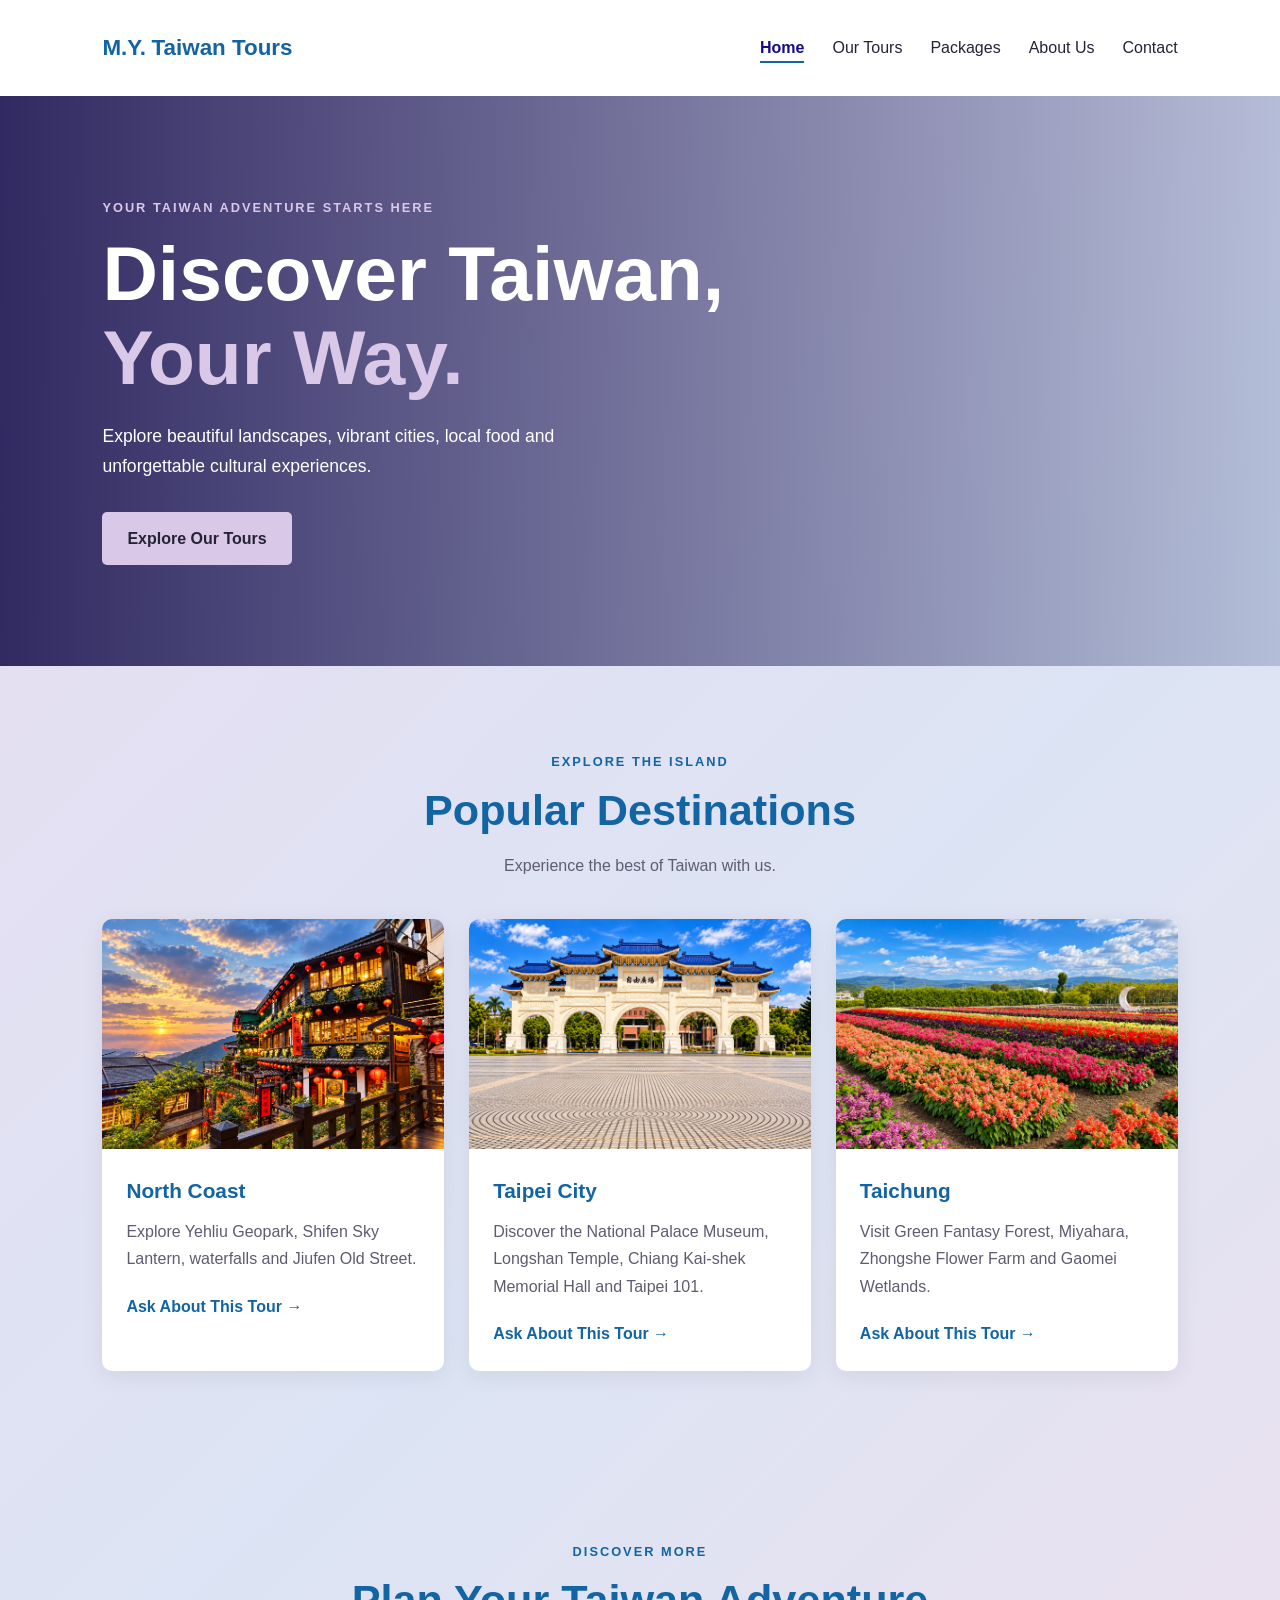
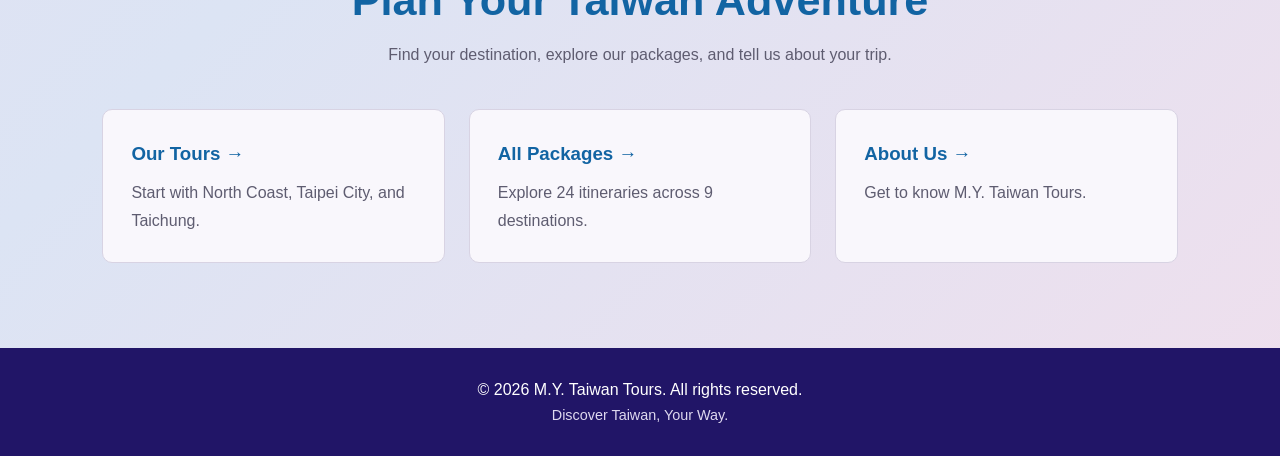
<file: index.html>
<!DOCTYPE html>
<html lang="en">
<head>
  <meta charset="UTF-8">
  <meta name="viewport" content="width=device-width, initial-scale=1.0">
  <title>Discover Taiwan | M.Y. Taiwan Tours</title>
  <meta name="description" content="Discover Taiwan with M.Y. Taiwan Tours. Explore Taipei, Jiufen, Sun Moon Lake and more.">
  <link rel="stylesheet" href="style.css">
  <script src="script.js" defer></script>
</head>
<body>

  <header>
    <nav class="navbar">
      <a href="index.html" class="logo" aria-label="M.Y. Taiwan Tours home"><span class="brand-monogram">M.Y.</span><span class="brand-name">Taiwan Tours</span></a>

      <button class="menu-toggle" id="menuToggle"
        aria-label="Toggle navigation" aria-expanded="false">
        ☰
      </button>

      <ul class="nav-links" id="navLinks">
        <li><a href="index.html" aria-current="page">Home</a></li>
        <li><a href="tours.html">Our Tours</a></li>
        <li><a href="packages.html">Packages</a></li>
        <li><a href="about.html">About Us</a></li>
        <li><a href="contact.html">Contact</a></li>
      </ul>
    </nav>
  </header>

  <main>
<section class="hero" id="home">
      <div class="hero-content">
        <p class="eyebrow">YOUR TAIWAN ADVENTURE STARTS HERE</p>
        <h1>Discover Taiwan,<br><span>Your Way.</span></h1>
        <p>
          Explore beautiful landscapes, vibrant cities,
          local food and unforgettable cultural experiences.
        </p>
        <a href="tours.html" class="btn">Explore Our Tours</a>
      </div>
    </section><section class="section" id="tours">
      <div class="section-heading">
        <p class="eyebrow">EXPLORE THE ISLAND</p>
        <h2>Popular Destinations</h2>
        <p>Experience the best of Taiwan with us.</p>
      </div>

      <div class="tour-grid">
        <article class="tour-card">
          <img
            src="assets/north-coast.png"
            alt="Lantern-lit teahouses in Jiufen at sunset"
            loading="lazy">
          <div class="tour-info">
            <h3>North Coast</h3>
            <p>Explore Yehliu Geopark, Shifen Sky Lantern, waterfalls and Jiufen Old Street.</p>
            <a href="contact.html?tour=North%20Coast" class="tour-link" data-tour="North Coast">Ask About This Tour →</a>
          </div>
        </article>

        <article class="tour-card">
          <img
            src="assets/taipei-city.png"
            alt="Liberty Square gate in Taipei under a blue sky"
            loading="lazy">
          <div class="tour-info">
            <h3>Taipei City</h3>
            <p>Discover the National Palace Museum, Longshan Temple, Chiang Kai-shek Memorial Hall and Taipei 101.</p>
            <a href="contact.html?tour=Taipei%20City" class="tour-link" data-tour="Taipei City">Ask About This Tour →</a>
          </div>
        </article>

        <article class="tour-card">
          <img
            src="assets/taichung.png"
            alt="Colorful flower fields in Taichung"
            loading="lazy">
          <div class="tour-info">
            <h3>Taichung</h3>
            <p>Visit Green Fantasy Forest, Miyahara, Zhongshe Flower Farm and Gaomei Wetlands.</p>
            <a href="contact.html?tour=Taichung" class="tour-link" data-tour="Taichung">Ask About This Tour →</a>
          </div>
        </article>
      </div>
    </section>
<section class="section home-overview"><div class="section-heading"><p class="eyebrow">DISCOVER MORE</p><h2>Plan Your Taiwan Adventure</h2><p>Find your destination, explore our packages, and tell us about your trip.</p></div><div class="home-links"><a href="tours.html"><h3>Our Tours →</h3><p>Start with North Coast, Taipei City, and Taichung.</p></a><a href="packages.html"><h3>All Packages →</h3><p>Explore 24 itineraries across 9 destinations.</p></a><a href="about.html"><h3>About Us →</h3><p>Get to know M.Y. Taiwan Tours.</p></a></div></section>
  </main>

  <footer>
    <p>© <span id="year"></span> M.Y. Taiwan Tours. All rights reserved.</p>
    <p>Discover Taiwan, Your Way.</p>
  </footer>

</body>
</html>
</file>
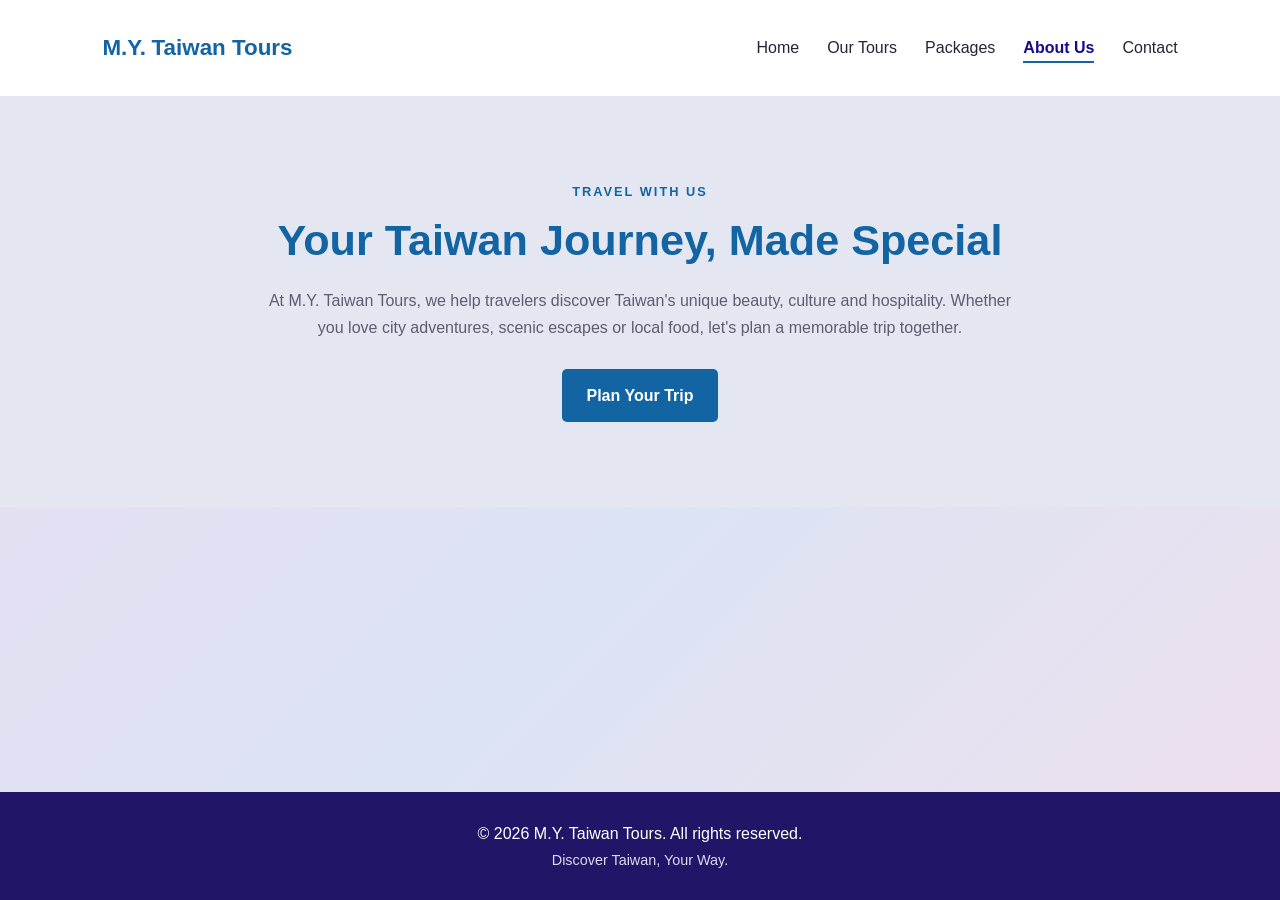
<file: about.html>
<!DOCTYPE html>
<html lang="en">
<head>
  <meta charset="UTF-8">
  <meta name="viewport" content="width=device-width, initial-scale=1.0">
  <title>About Us | M.Y. Taiwan Tours</title>
  <meta name="description" content="Discover Taiwan with M.Y. Taiwan Tours. Explore Taipei, Jiufen, Sun Moon Lake and more.">
  <link rel="stylesheet" href="style.css">
  <script src="script.js" defer></script>
</head>
<body>

  <header>
    <nav class="navbar">
      <a href="index.html" class="logo" aria-label="M.Y. Taiwan Tours home"><span class="brand-monogram">M.Y.</span><span class="brand-name">Taiwan Tours</span></a>

      <button class="menu-toggle" id="menuToggle"
        aria-label="Toggle navigation" aria-expanded="false">
        ☰
      </button>

      <ul class="nav-links" id="navLinks">
        <li><a href="index.html">Home</a></li>
        <li><a href="tours.html">Our Tours</a></li>
        <li><a href="packages.html">Packages</a></li>
        <li><a href="about.html" aria-current="page">About Us</a></li>
        <li><a href="contact.html">Contact</a></li>
      </ul>
    </nav>
  </header>

  <main>
<section class="about" id="about">
      <div class="about-content">
        <p class="eyebrow">TRAVEL WITH US</p>
        <h2>Your Taiwan Journey, Made Special</h2>
        <p>
          At M.Y. Taiwan Tours, we help travelers discover
          Taiwan's unique beauty, culture and hospitality.
          Whether you love city adventures, scenic escapes
          or local food, let's plan a memorable trip together.
        </p>
        <a href="contact.html" class="btn">Plan Your Trip</a>
      </div>
    </section>
  </main>

  <footer>
    <p>© <span id="year"></span> M.Y. Taiwan Tours. All rights reserved.</p>
    <p>Discover Taiwan, Your Way.</p>
  </footer>

</body>
</html>
</file>
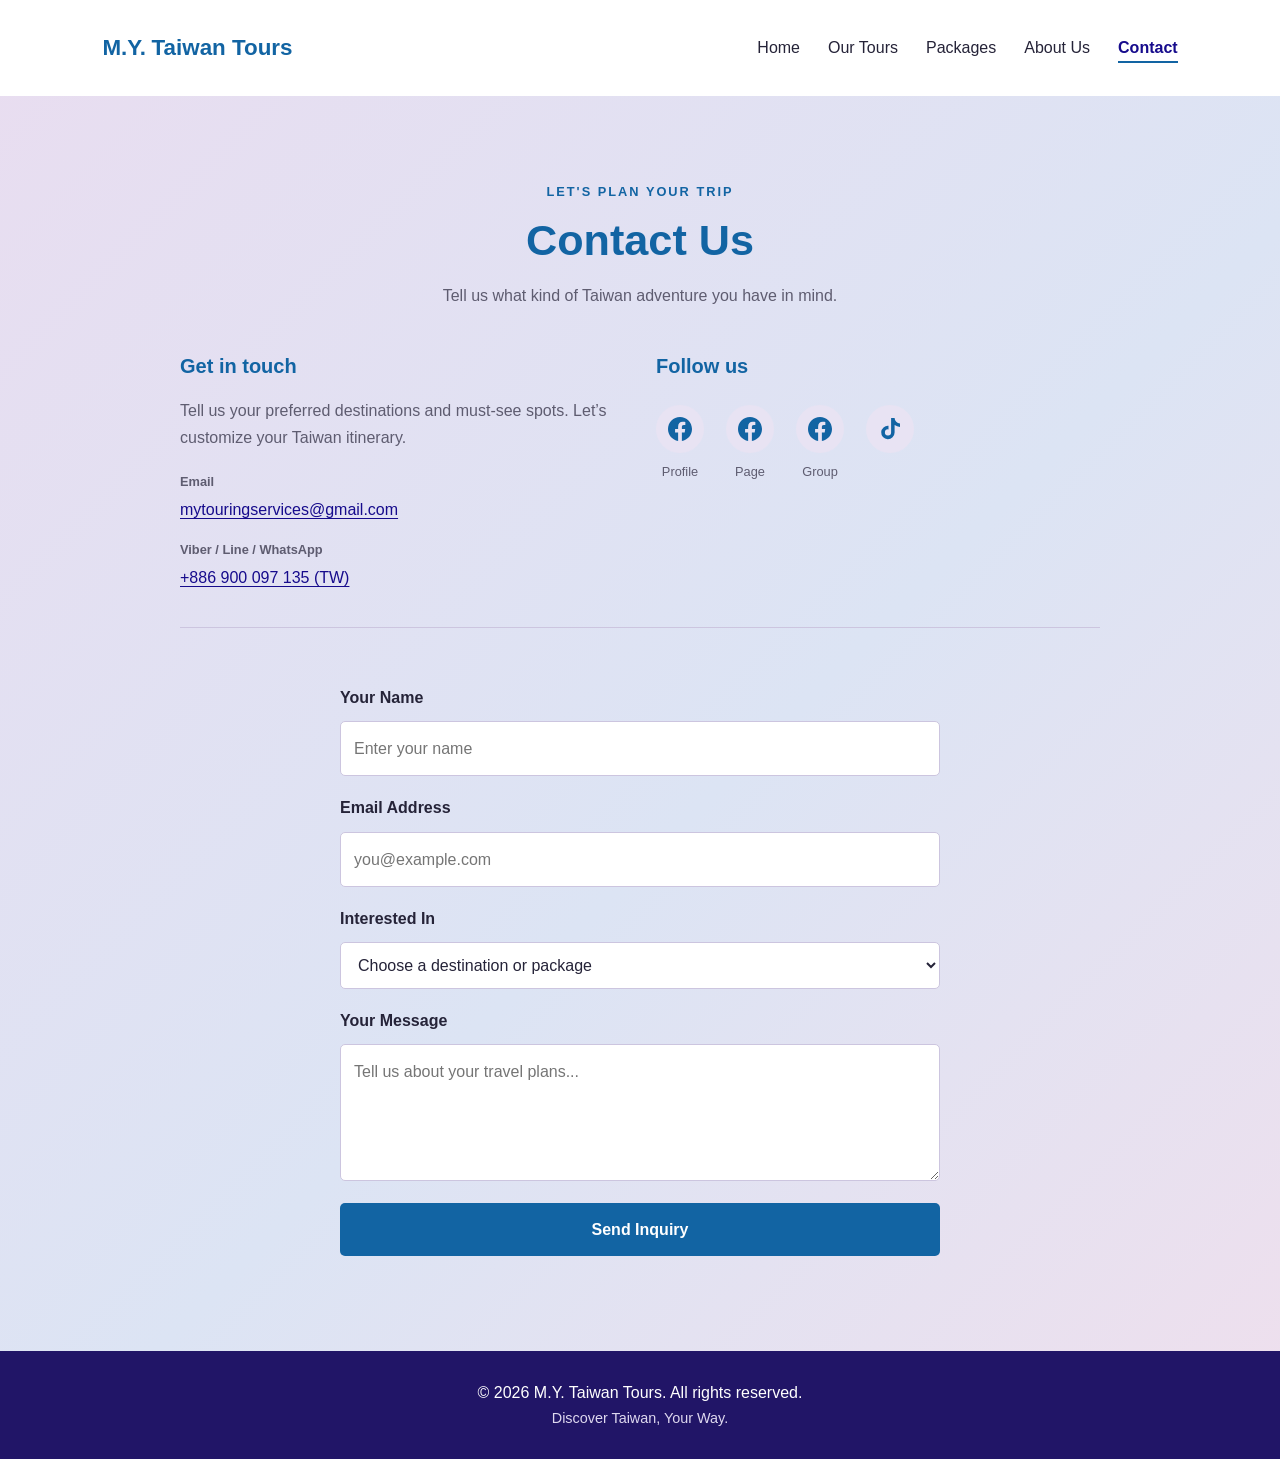
<file: contact.html>
<!DOCTYPE html>
<html lang="en">
<head>
  <meta charset="UTF-8">
  <meta name="viewport" content="width=device-width, initial-scale=1.0">
  <title>Contact Us | M.Y. Taiwan Tours</title>
  <meta name="description" content="Discover Taiwan with M.Y. Taiwan Tours. Explore Taipei, Jiufen, Sun Moon Lake and more.">
  <link rel="stylesheet" href="style.css">
  <script src="script.js" defer></script>
</head>
<body>

  <header>
    <nav class="navbar">
      <a href="index.html" class="logo" aria-label="M.Y. Taiwan Tours home"><span class="brand-monogram">M.Y.</span><span class="brand-name">Taiwan Tours</span></a>

      <button class="menu-toggle" id="menuToggle"
        aria-label="Toggle navigation" aria-expanded="false">
        ☰
      </button>

      <ul class="nav-links" id="navLinks">
        <li><a href="index.html">Home</a></li>
        <li><a href="tours.html">Our Tours</a></li>
        <li><a href="packages.html">Packages</a></li>
        <li><a href="about.html">About Us</a></li>
        <li><a href="contact.html" aria-current="page">Contact</a></li>
      </ul>
    </nav>
  </header>

  <main>
<section class="section contact" id="contact">
      <div class="section-heading">
        <p class="eyebrow">LET'S PLAN YOUR TRIP</p>
        <h2>Contact Us</h2>
        <p>Tell us what kind of Taiwan adventure you have in mind.</p>
      </div>

<div class="contact-details" aria-label="Contact and social details">
<div class="contact-direct"><h3>Get in touch</h3><p>Tell us your preferred destinations and must-see spots. Let’s customize your Taiwan itinerary.</p><dl><dt>Email</dt><dd><a href="mailto:mytouringservices@gmail.com">mytouringservices@gmail.com</a></dd><dt>Viber / Line / WhatsApp</dt><dd><a href="tel:+886900097135">+886 900 097 135 (TW)</a></dd></dl></div>
<div class="contact-social"><h3>Follow us</h3><div class="social-icons"><a class="social-icon-link" href="https://www.facebook.com/MarkDonnell21" aria-label="Facebook profile: Mark Donnell Tan" title="Facebook profile: Mark Donnell Tan"><span class="social-icon"><svg viewBox="0 0 24 24" aria-hidden="true" focusable="false"><path fill="currentColor" d="M24 12.073C24 5.405 18.627 0 12 0S0 5.405 0 12.073C0 18.1 4.388 23.095 10.125 24v-8.437H7.078v-3.49h3.047v-2.66c0-3.025 1.792-4.697 4.533-4.697 1.312 0 2.686.236 2.686.236v2.971h-1.513c-1.491 0-1.956.931-1.956 1.887v2.263h3.328l-.532 3.49h-2.796V24C19.612 23.095 24 18.1 24 12.073Z"/></svg></span><span class="social-caption">Profile</span></a><a class="social-icon-link" href="https://www.facebook.com/M.Y.TaiwanToursbyMarkTan" aria-label="Facebook page: M.Y. Taiwan Tours" title="Facebook page: M.Y. Taiwan Tours"><span class="social-icon"><svg viewBox="0 0 24 24" aria-hidden="true" focusable="false"><path fill="currentColor" d="M24 12.073C24 5.405 18.627 0 12 0S0 5.405 0 12.073C0 18.1 4.388 23.095 10.125 24v-8.437H7.078v-3.49h3.047v-2.66c0-3.025 1.792-4.697 4.533-4.697 1.312 0 2.686.236 2.686.236v2.971h-1.513c-1.491 0-1.956.931-1.956 1.887v2.263h3.328l-.532 3.49h-2.796V24C19.612 23.095 24 18.1 24 12.073Z"/></svg></span><span class="social-caption">Page</span></a><a class="social-icon-link" href="https://www.facebook.com/groups/m.y.taiwantoursbymarktan" aria-label="Facebook group: M.Y. Taiwan Tours by Mark Tan" title="Facebook group: M.Y. Taiwan Tours by Mark Tan"><span class="social-icon"><svg viewBox="0 0 24 24" aria-hidden="true" focusable="false"><path fill="currentColor" d="M24 12.073C24 5.405 18.627 0 12 0S0 5.405 0 12.073C0 18.1 4.388 23.095 10.125 24v-8.437H7.078v-3.49h3.047v-2.66c0-3.025 1.792-4.697 4.533-4.697 1.312 0 2.686.236 2.686.236v2.971h-1.513c-1.491 0-1.956.931-1.956 1.887v2.263h3.328l-.532 3.49h-2.796V24C19.612 23.095 24 18.1 24 12.073Z"/></svg></span><span class="social-caption">Group</span></a><a class="social-icon-link" href="https://www.tiktok.com/@mytaiwantours" aria-label="TikTok: @mytaiwantours" title="TikTok: @mytaiwantours"><span class="social-icon"><svg viewBox="0 0 24 24" aria-hidden="true" focusable="false"><path fill="currentColor" d="M16.6 1h-3.5v14.5a3.1 3.1 0 1 1-2.6-3.1V8.8a6.7 6.7 0 1 0 6.1 6.7V8.1a9 9 0 0 0 5.4 1.8V6.4A5.5 5.5 0 0 1 16.6 1Z"/></svg></span></a></div></div>
</div>
      <form id="contactForm">
        <label for="name">Your Name</label>
        <input type="text" id="name" name="name"
          placeholder="Enter your name" required>

        <label for="email">Email Address</label>
        <input type="email" id="email" name="email"
          placeholder="you@example.com" required>

        <label for="tour">Interested In</label>
        <select id="tour" name="tour" required><option value="">Choose a destination or package</option><option>North Coast</option><option>Yangmingshan + Beitou</option><option>Taipei City</option><option>Alishan</option><option>Taichung</option><option>Chiayi</option><option>Kaohsiung</option><option>Nantou</option><option>Yilan</option><optgroup label="Specific packages"><option>North Coast — Option 1</option><option>North Coast — Option 2</option><option>North Coast — Option 3 · with Grassland</option><option>Yangmingshan + Beitou — Option 1</option><option>Yangmingshan + Beitou — Option 2</option><option>Yangmingshan + Beitou — Option 3 · with Maokong Gondola &amp; Taipei Zoo</option><option>Taipei City — Option 1</option><option>Taipei City — Option 2</option><option>Alishan — Forest itinerary</option><option>Taichung — Option 1</option><option>Taichung — Option 2</option><option>Taichung — Option 3</option><option>Chiayi — Option 1</option><option>Chiayi — Option 2</option><option>Chiayi — Option 3 · with Taichung</option><option>Kaohsiung — Option 1</option><option>Kaohsiung — Option 2 · 2 days &amp; 1 night</option><option>Nantou — Option 1</option><option>Nantou — Option 2 · Sun Moon Lake</option><option>Nantou — Option 3 · Sun Moon Lake</option><option>Nantou — Option 4</option><option>Yilan — Option 1</option><option>Yilan — Option 2</option><option>Yilan — Option 3</option></optgroup><option>Custom itinerary or transfers</option></select>

        <label for="message">Your Message</label>
        <textarea id="message" name="message" rows="4"
          placeholder="Tell us about your travel plans..." required></textarea>

        <button type="submit" class="btn">Send Inquiry</button>
        <p id="formMessage" class="form-message" aria-live="polite"></p>
      </form>
    </section>
  </main>

  <footer>
    <p>© <span id="year"></span> M.Y. Taiwan Tours. All rights reserved.</p>
    <p>Discover Taiwan, Your Way.</p>
  </footer>

</body>
</html>
</file>
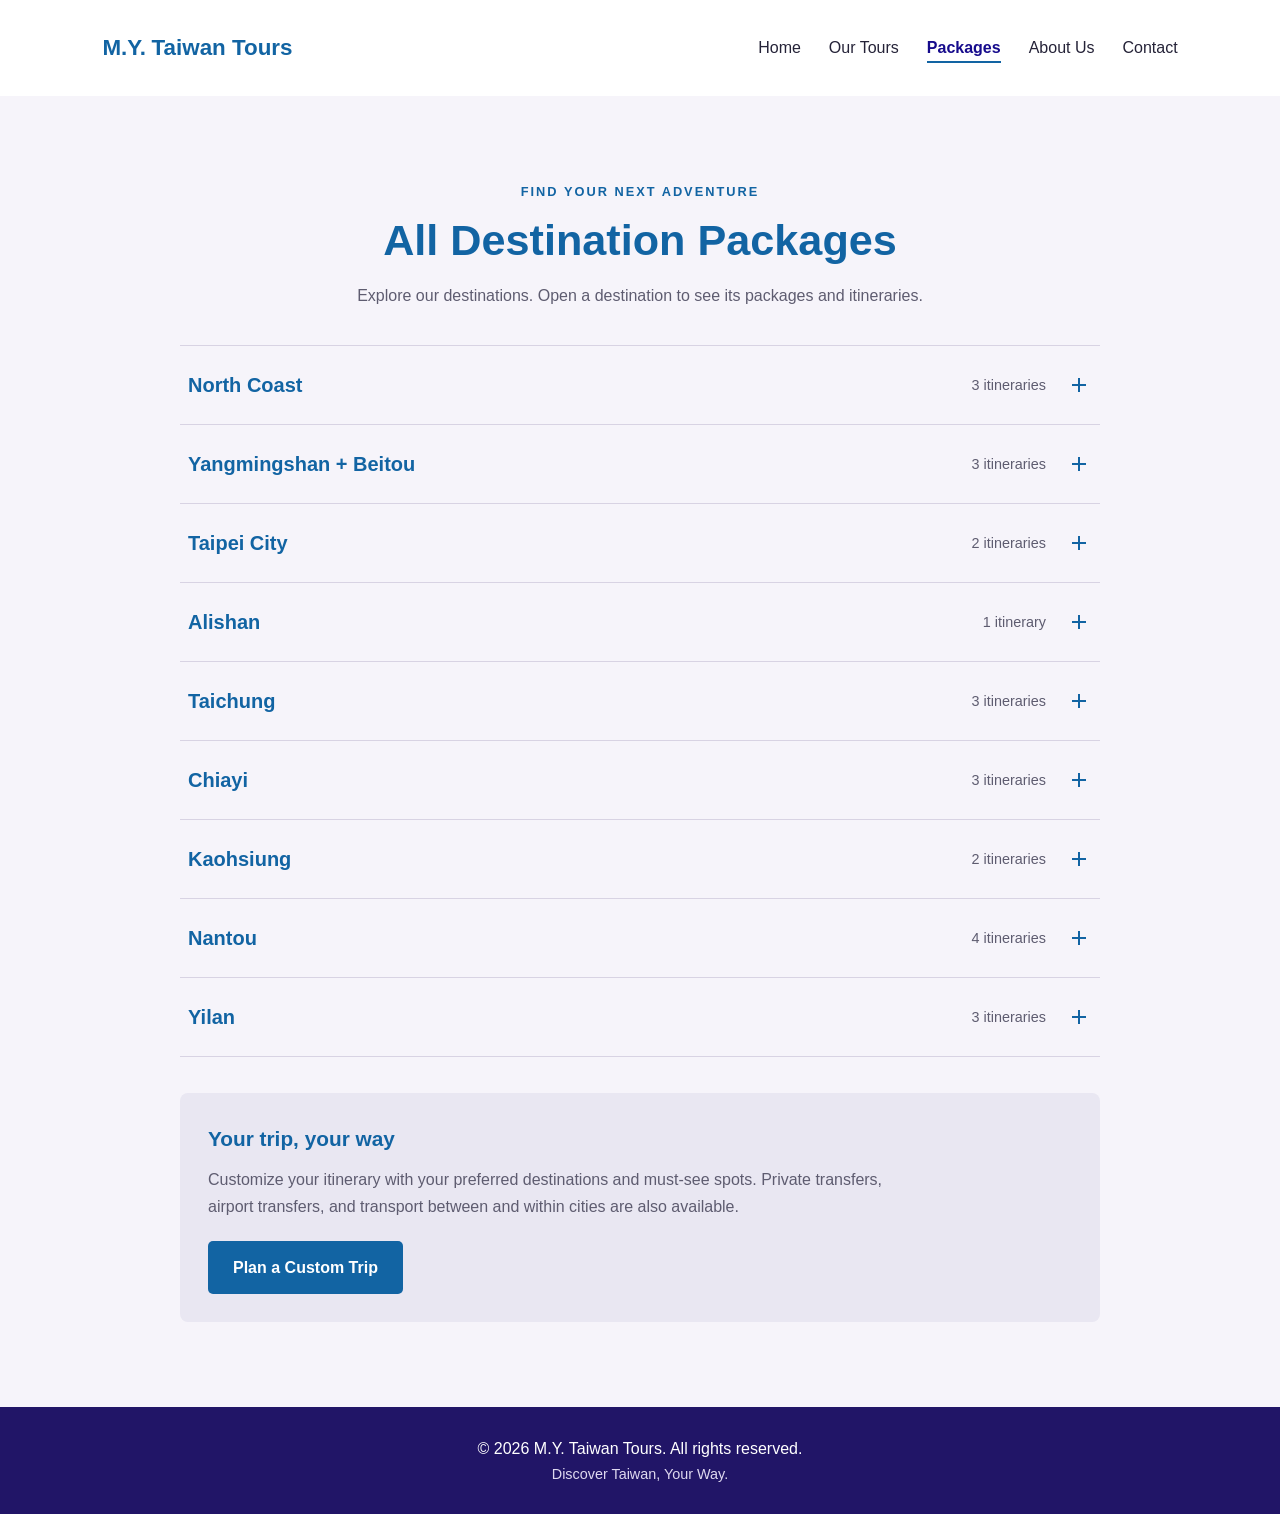
<file: packages.html>
<!DOCTYPE html>
<html lang="en">
<head>
  <meta charset="UTF-8">
  <meta name="viewport" content="width=device-width, initial-scale=1.0">
  <title>Destination Packages | M.Y. Taiwan Tours</title>
  <meta name="description" content="Discover Taiwan with M.Y. Taiwan Tours. Explore Taipei, Jiufen, Sun Moon Lake and more.">
  <link rel="stylesheet" href="style.css">
  <script src="script.js" defer></script>
</head>
<body>

  <header>
    <nav class="navbar">
      <a href="index.html" class="logo" aria-label="M.Y. Taiwan Tours home"><span class="brand-monogram">M.Y.</span><span class="brand-name">Taiwan Tours</span></a>

      <button class="menu-toggle" id="menuToggle"
        aria-label="Toggle navigation" aria-expanded="false">
        ☰
      </button>

      <ul class="nav-links" id="navLinks">
        <li><a href="index.html">Home</a></li>
        <li><a href="tours.html">Our Tours</a></li>
        <li><a href="packages.html" aria-current="page">Packages</a></li>
        <li><a href="about.html">About Us</a></li>
        <li><a href="contact.html">Contact</a></li>
      </ul>
    </nav>
  </header>

  <main>
<section class="section packages" id="packages" aria-labelledby="packages-heading">
<div class="section-heading"><p class="eyebrow">FIND YOUR NEXT ADVENTURE</p><h2 id="packages-heading">All Destination Packages</h2><p>Explore our destinations. Open a destination to see its packages and itineraries.</p></div>
<div class="package-grid"><details class="destination-group" name="destinations"><summary class="destination-summary"><span class="destination-name">North Coast</span><span class="destination-count">3 itineraries</span><span class="destination-icon" aria-hidden="true"></span></summary><div class="destination-packages"><details class="package"><summary>Option 1</summary><div class="package-body"><ol><li>Yehliu Geopark</li><li>Shifen Sky Lantern</li><li>Shifen Waterfalls</li><li>Yin Yang Sea</li><li>13 Layers Remain</li><li>Golden Waterfalls</li><li>Jiufen Old Street (Sunset)</li></ol><a class="tour-link" href="contact.html?tour=North%20Coast%20%E2%80%94%20Option%201" data-tour="North Coast — Option 1">Ask about this package →</a></div></details><details class="package"><summary>Option 2</summary><div class="package-body"><ol><li>Tiaoshi Bus Stop</li><li>Yehliu Geopark</li><li>Shifen Sky Lantern</li><li>Golden Waterfalls</li><li>Jiufen Old Street (Sunset)</li></ol><a class="tour-link" href="contact.html?tour=North%20Coast%20%E2%80%94%20Option%202" data-tour="North Coast — Option 2">Ask about this package →</a></div></details><details class="package"><summary>Option 3 · with Grassland</summary><div class="package-body"><ol><li>Qingtiangang Grassland</li><li>Tiaoshi Bus Stop</li><li>Yehliu Geopark</li><li>Shifen Sky Lantern</li><li>Jiufen Old Street (Sunset)</li></ol><a class="tour-link" href="contact.html?tour=North%20Coast%20%E2%80%94%20Option%203%20%C2%B7%20with%20Grassland" data-tour="North Coast — Option 3 · with Grassland">Ask about this package →</a></div></details></div></details>
<details class="destination-group" name="destinations"><summary class="destination-summary"><span class="destination-name">Yangmingshan + Beitou</span><span class="destination-count">3 itineraries</span><span class="destination-icon" aria-hidden="true"></span></summary><div class="destination-packages"><details class="package"><summary>Option 1</summary><div class="package-body"><ol><li>Beitou Thermal Valley</li><li>Sulfur Valley</li><li>Hot Springs Museum</li><li>Yangmingshan Flower Clock</li><li>Qingtiangang Grassland</li><li>Xiaoyoukeng Recreation Area</li><li>Chiang Kai-shek Residence</li></ol><a class="tour-link" href="contact.html?tour=Yangmingshan%20%2B%20Beitou%20%E2%80%94%20Option%201" data-tour="Yangmingshan + Beitou — Option 1">Ask about this package →</a></div></details><details class="package"><summary>Option 2</summary><div class="package-body"><ol><li>Beitou Thermal Valley</li><li>Yangmingshan Flower Clock</li><li>Qingtiangang Grassland</li><li>Xiaoyoukeng Recreation Area</li><li>Tamsui Lover’s Bridge</li><li>Tamsui Old Street</li></ol><a class="tour-link" href="contact.html?tour=Yangmingshan%20%2B%20Beitou%20%E2%80%94%20Option%202" data-tour="Yangmingshan + Beitou — Option 2">Ask about this package →</a></div></details><details class="package"><summary>Option 3 · with Maokong Gondola &amp; Taipei Zoo</summary><div class="package-body"><ol><li>Beitou Thermal Valley</li><li>Yangmingshan Flower Clock</li><li>Qingtiangang Grassland</li><li>Xiaoyoukeng Recreation Area</li><li>Maokong Gondola</li><li>Taipei Zoo</li></ol><a class="tour-link" href="contact.html?tour=Yangmingshan%20%2B%20Beitou%20%E2%80%94%20Option%203%20%C2%B7%20with%20Maokong%20Gondola%20%26%20Taipei%20Zoo" data-tour="Yangmingshan + Beitou — Option 3 · with Maokong Gondola &amp; Taipei Zoo">Ask about this package →</a></div></details></div></details>
<details class="destination-group" name="destinations"><summary class="destination-summary"><span class="destination-name">Taipei City</span><span class="destination-count">2 itineraries</span><span class="destination-icon" aria-hidden="true"></span></summary><div class="destination-packages"><details class="package"><summary>Option 1</summary><div class="package-body"><ol><li>National Palace Museum</li><li>Chiang Kai-shek Residence</li><li>Longshan Temple</li><li>Presidential Palace</li><li>Chiang Kai-shek Memorial Hall</li><li>Taipei 101</li></ol><a class="tour-link" href="contact.html?tour=Taipei%20City%20%E2%80%94%20Option%201" data-tour="Taipei City — Option 1">Ask about this package →</a></div></details><details class="package"><summary>Option 2</summary><div class="package-body"><ol><li>Longshan Temple</li><li>Presidential Palace</li><li>Chiang Kai-shek Memorial Hall</li><li>Taipei Zoo</li><li>Maokong Gondola</li><li>Taipei 101</li></ol><a class="tour-link" href="contact.html?tour=Taipei%20City%20%E2%80%94%20Option%202" data-tour="Taipei City — Option 2">Ask about this package →</a></div></details></div></details>
<details class="destination-group" name="destinations"><summary class="destination-summary"><span class="destination-name">Alishan</span><span class="destination-count">1 itinerary</span><span class="destination-icon" aria-hidden="true"></span></summary><div class="destination-packages"><details class="package"><summary>Forest itinerary</summary><div class="package-body"><ol><li>Alishan National Forest Recreation Area</li></ol><a class="tour-link" href="contact.html?tour=Alishan%20%E2%80%94%20Forest%20itinerary" data-tour="Alishan — Forest itinerary">Ask about this package →</a></div></details></div></details>
<details class="destination-group" name="destinations"><summary class="destination-summary"><span class="destination-name">Taichung</span><span class="destination-count">3 itineraries</span><span class="destination-icon" aria-hidden="true"></span></summary><div class="destination-packages"><details class="package"><summary>Option 1</summary><div class="package-body"><ol><li>Green Fantasy Forest</li><li>Rainbow Village</li><li>Miyahara Ice Cream</li><li>Chun Shui Tang Original Store</li><li>Zhongshe Flower Farm</li></ol><a class="tour-link" href="contact.html?tour=Taichung%20%E2%80%94%20Option%201" data-tour="Taichung — Option 1">Ask about this package →</a></div></details><details class="package"><summary>Option 2</summary><div class="package-body"><ol><li>Green Fantasy Forest</li><li>Zhongshe Flower Farm</li><li>Fudingshan Temple</li><li>Gloria Outlet</li></ol><a class="tour-link" href="contact.html?tour=Taichung%20%E2%80%94%20Option%202" data-tour="Taichung — Option 2">Ask about this package →</a></div></details><details class="package"><summary>Option 3</summary><div class="package-body"><ol><li>Green Fantasy Forest</li><li>Fudingshan Temple</li><li>Zhongshe Flower Farm</li><li>Gaomei Wetlands (Sunset)</li></ol><a class="tour-link" href="contact.html?tour=Taichung%20%E2%80%94%20Option%203" data-tour="Taichung — Option 3">Ask about this package →</a></div></details></div></details>
<details class="destination-group" name="destinations"><summary class="destination-summary"><span class="destination-name">Chiayi</span><span class="destination-count">3 itineraries</span><span class="destination-icon" aria-hidden="true"></span></summary><div class="destination-packages"><details class="package"><summary>Option 1</summary><div class="package-body"><ol><li>National Chung Cheng University (Meteor Garden)</li><li>Chateau de Jourdeness</li><li>Loveo Dream Castle</li></ol><a class="tour-link" href="contact.html?tour=Chiayi%20%E2%80%94%20Option%201" data-tour="Chiayi — Option 1">Ask about this package →</a></div></details><details class="package"><summary>Option 2</summary><div class="package-body"><ol><li>National Chung Cheng University (Meteor Garden)</li><li>Chateau de Jourdeness OR Loveo Dream Castle</li><li>Hinoki Village</li></ol><a class="tour-link" href="contact.html?tour=Chiayi%20%E2%80%94%20Option%202" data-tour="Chiayi — Option 2">Ask about this package →</a></div></details><details class="package"><summary>Option 3 · with Taichung</summary><div class="package-body"><ol><li>National Chung Cheng University (Meteor Garden)</li><li>Zhongshe Flower Farm</li><li>Green Fantasy Forest</li></ol><a class="tour-link" href="contact.html?tour=Chiayi%20%E2%80%94%20Option%203%20%C2%B7%20with%20Taichung" data-tour="Chiayi — Option 3 · with Taichung">Ask about this package →</a></div></details></div></details>
<details class="destination-group" name="destinations"><summary class="destination-summary"><span class="destination-name">Kaohsiung</span><span class="destination-count">2 itineraries</span><span class="destination-icon" aria-hidden="true"></span></summary><div class="destination-packages"><details class="package"><summary>Option 1</summary><div class="package-body"><ol><li>Pagoda Lotus Pond</li><li>Fo Guang Shan Buddha Museum</li><li>The Pier 2 Art Center</li><li>Senya Village</li></ol><a class="tour-link" href="contact.html?tour=Kaohsiung%20%E2%80%94%20Option%201" data-tour="Kaohsiung — Option 1">Ask about this package →</a></div></details><details class="package"><summary>Option 2 · 2 days &amp; 1 night</summary><div class="package-body"><ol><li>Fo Guang Shan Buddha Museum</li><li>Pagoda Lotus Pond</li><li>Cijin Island</li><li>Dome of Light</li><li>The Pier 2 Art Center</li><li>Liuhe Night Market</li></ol><a class="tour-link" href="contact.html?tour=Kaohsiung%20%E2%80%94%20Option%202%20%C2%B7%202%20days%20%26%201%20night" data-tour="Kaohsiung — Option 2 · 2 days &amp; 1 night">Ask about this package →</a></div></details></div></details>
<details class="destination-group" name="destinations"><summary class="destination-summary"><span class="destination-name">Nantou</span><span class="destination-count">4 itineraries</span><span class="destination-icon" aria-hidden="true"></span></summary><div class="destination-packages"><details class="package"><summary>Option 1</summary><div class="package-body"><ol><li>Old England</li><li>Qingjing Farm</li><li>Swiss Garden</li></ol><a class="tour-link" href="contact.html?tour=Nantou%20%E2%80%94%20Option%201" data-tour="Nantou — Option 1">Ask about this package →</a></div></details><details class="package"><summary>Option 2 · Sun Moon Lake</summary><div class="package-body"><ol><li>Sun Moon Lake Ropeway</li><li>Formosan</li><li>Wenwu Temple</li></ol><a class="tour-link" href="contact.html?tour=Nantou%20%E2%80%94%20Option%202%20%C2%B7%20Sun%20Moon%20Lake" data-tour="Nantou — Option 2 · Sun Moon Lake">Ask about this package →</a></div></details><details class="package"><summary>Option 3 · Sun Moon Lake</summary><div class="package-body"><ol><li>Conas Chocolate OR Water &amp; Pine Mong Mong Garden</li><li>Sun Moon Lake Ride Ferry</li><li>Wenwu Temple</li></ol><a class="tour-link" href="contact.html?tour=Nantou%20%E2%80%94%20Option%203%20%C2%B7%20Sun%20Moon%20Lake" data-tour="Nantou — Option 3 · Sun Moon Lake">Ask about this package →</a></div></details><details class="package"><summary>Option 4</summary><div class="package-body"><ol><li>Sun Link Sea</li><li>Monster Village</li></ol><a class="tour-link" href="contact.html?tour=Nantou%20%E2%80%94%20Option%204" data-tour="Nantou — Option 4">Ask about this package →</a></div></details></div></details>
<details class="destination-group" name="destinations"><summary class="destination-summary"><span class="destination-name">Yilan</span><span class="destination-count">3 itineraries</span><span class="destination-icon" aria-hidden="true"></span></summary><div class="destination-packages"><details class="package"><summary>Option 1</summary><div class="package-body"><ol><li>Animal Kingdom</li><li>National Center for Traditional Arts</li><li>Water Geothermal Square</li></ol><a class="tour-link" href="contact.html?tour=Yilan%20%E2%80%94%20Option%201" data-tour="Yilan — Option 1">Ask about this package →</a></div></details><details class="package"><summary>Option 2</summary><div class="package-body"><ol><li>Animal Kingdom</li><li>Water Geothermal Square</li><li>Plum Blossom Lake</li></ol><a class="tour-link" href="contact.html?tour=Yilan%20%E2%80%94%20Option%202" data-tour="Yilan — Option 2">Ask about this package →</a></div></details><details class="package"><summary>Option 3</summary><div class="package-body"><ol><li>Lanyang Museum</li><li>Weng Yao Chicken Jiaoxi</li><li>Animal Kingdom</li><li>National Center for Traditional Arts</li></ol><a class="tour-link" href="contact.html?tour=Yilan%20%E2%80%94%20Option%203" data-tour="Yilan — Option 3">Ask about this package →</a></div></details></div></details></div>
<div class="custom-package"><h3>Your trip, your way</h3><p>Customize your itinerary with your preferred destinations and must-see spots. Private transfers, airport transfers, and transport between and within cities are also available.</p><a class="btn" href="contact.html?tour=Custom%20itinerary%20or%20transfers" data-tour="Custom itinerary or transfers">Plan a Custom Trip</a></div>
</section>
  </main>

  <footer>
    <p>© <span id="year"></span> M.Y. Taiwan Tours. All rights reserved.</p>
    <p>Discover Taiwan, Your Way.</p>
  </footer>

</body>
</html>
</file>
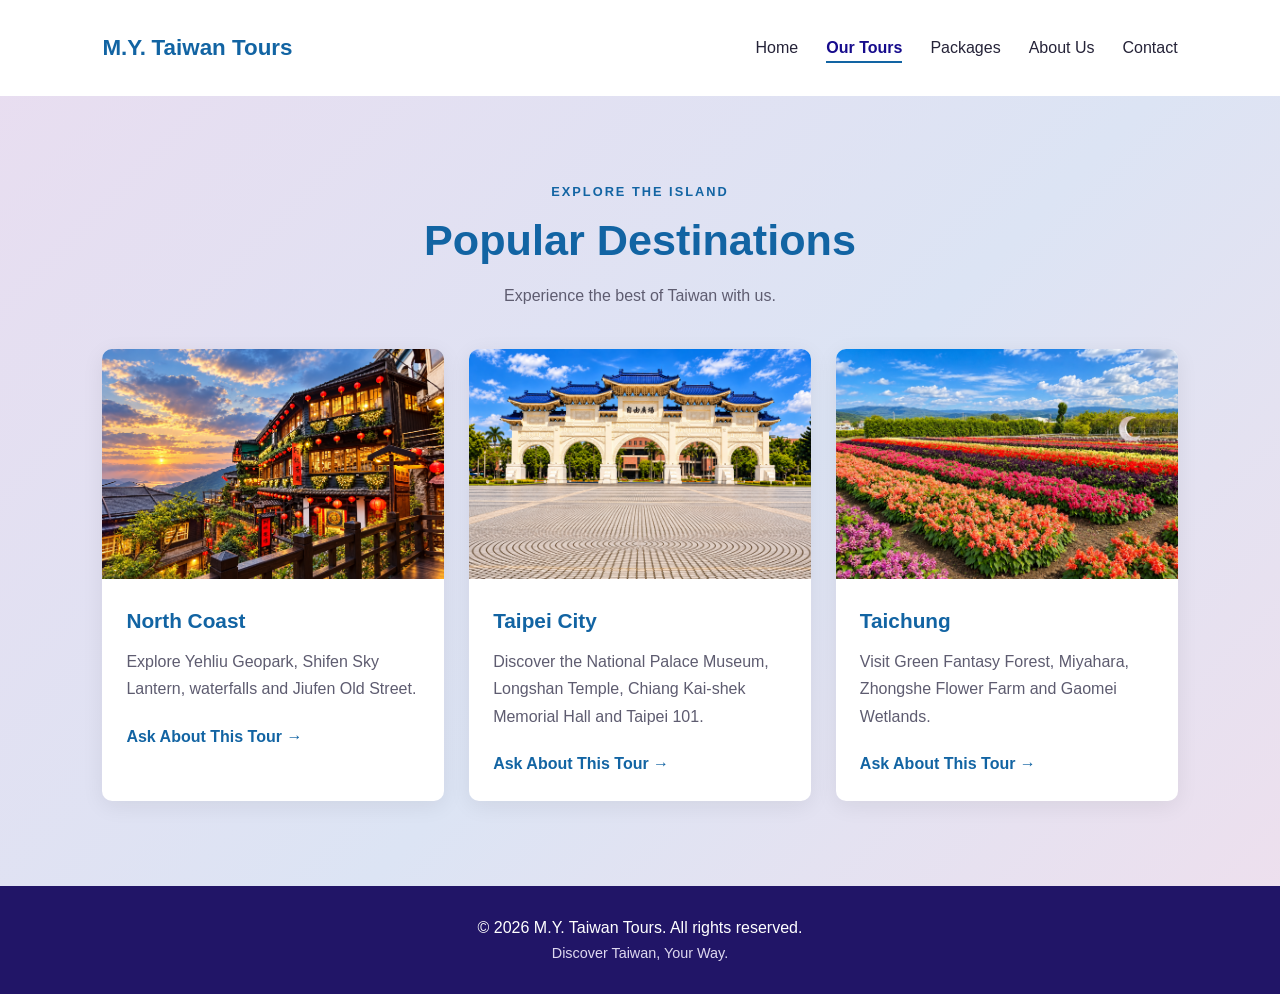
<file: tours.html>
<!DOCTYPE html>
<html lang="en">
<head>
  <meta charset="UTF-8">
  <meta name="viewport" content="width=device-width, initial-scale=1.0">
  <title>Our Tours | M.Y. Taiwan Tours</title>
  <meta name="description" content="Discover Taiwan with M.Y. Taiwan Tours. Explore Taipei, Jiufen, Sun Moon Lake and more.">
  <link rel="stylesheet" href="style.css">
  <script src="script.js" defer></script>
</head>
<body>

  <header>
    <nav class="navbar">
      <a href="index.html" class="logo" aria-label="M.Y. Taiwan Tours home"><span class="brand-monogram">M.Y.</span><span class="brand-name">Taiwan Tours</span></a>

      <button class="menu-toggle" id="menuToggle"
        aria-label="Toggle navigation" aria-expanded="false">
        ☰
      </button>

      <ul class="nav-links" id="navLinks">
        <li><a href="index.html">Home</a></li>
        <li><a href="tours.html" aria-current="page">Our Tours</a></li>
        <li><a href="packages.html">Packages</a></li>
        <li><a href="about.html">About Us</a></li>
        <li><a href="contact.html">Contact</a></li>
      </ul>
    </nav>
  </header>

  <main>
<section class="section" id="tours">
      <div class="section-heading">
        <p class="eyebrow">EXPLORE THE ISLAND</p>
        <h2>Popular Destinations</h2>
        <p>Experience the best of Taiwan with us.</p>
      </div>

      <div class="tour-grid">
        <article class="tour-card">
          <img
            src="assets/north-coast.png"
            alt="Lantern-lit teahouses in Jiufen at sunset"
            loading="lazy">
          <div class="tour-info">
            <h3>North Coast</h3>
            <p>Explore Yehliu Geopark, Shifen Sky Lantern, waterfalls and Jiufen Old Street.</p>
            <a href="contact.html?tour=North%20Coast" class="tour-link" data-tour="North Coast">Ask About This Tour →</a>
          </div>
        </article>

        <article class="tour-card">
          <img
            src="assets/taipei-city.png"
            alt="Liberty Square gate in Taipei under a blue sky"
            loading="lazy">
          <div class="tour-info">
            <h3>Taipei City</h3>
            <p>Discover the National Palace Museum, Longshan Temple, Chiang Kai-shek Memorial Hall and Taipei 101.</p>
            <a href="contact.html?tour=Taipei%20City" class="tour-link" data-tour="Taipei City">Ask About This Tour →</a>
          </div>
        </article>

        <article class="tour-card">
          <img
            src="assets/taichung.png"
            alt="Colorful flower fields in Taichung"
            loading="lazy">
          <div class="tour-info">
            <h3>Taichung</h3>
            <p>Visit Green Fantasy Forest, Miyahara, Zhongshe Flower Farm and Gaomei Wetlands.</p>
            <a href="contact.html?tour=Taichung" class="tour-link" data-tour="Taichung">Ask About This Tour →</a>
          </div>
        </article>
      </div>
    </section>
  </main>

  <footer>
    <p>© <span id="year"></span> M.Y. Taiwan Tours. All rights reserved.</p>
    <p>Discover Taiwan, Your Way.</p>
  </footer>

</body>
</html>
</file>
<file: style.css>
:root {
  --primary: #1264a3;
  --primary-dark: #160b8c;
  --accent: #d9c8e8;
  --background: #f5f2f8;
  --text: #252338;
  --muted: #5e5c70;
  --white: #ffffff;
}

* {
  box-sizing: border-box;
  margin: 0;
  padding: 0;
}

html {
  scroll-behavior: smooth;
  scroll-padding-top: 80px;
}

body {
  font-family: Arial, Helvetica, sans-serif;
  background: linear-gradient(135deg, #e9ddf0 0%, #dce4f4 55%, #efdfed 100%);
  color: var(--text);
  line-height: 1.7;
}

a {
  color: inherit;
  text-decoration: none;
}

.navbar {
  min-height: 76px;
  padding: 16px 8%;
  display: flex;
  align-items: center;
  justify-content: space-between;
  background: var(--white);
}

.logo {
  font-size: 1.4rem;
  font-weight: 800;
  color: var(--primary);
}

.logo span {
  color: var(--text);
  font-weight: 500;
}

.nav-links {
  display: flex;
  align-items: center;
  gap: 28px;
  list-style: none;
}

.nav-links a:hover {
  color: var(--primary);
}

.menu-toggle {
  display: none;
  border: 0;
  background: none;
  font-size: 1.8rem;
  cursor: pointer;
}

.hero {
  min-height: 570px;
  display: flex;
  align-items: center;
  padding: 70px 8%;
  color: white;
  background:
    linear-gradient(90deg, rgba(24, 17, 78, 0.88), rgba(49, 68, 125, 0.24)),
    url("https://images.unsplash.com/photo-1470004914212-05527e49370b?auto=format&fit=crop&w=1800&q=85")
    center 50% / cover no-repeat;
}

.hero-content {
  max-width: 650px;
}

.eyebrow {
  color: var(--primary);
  font-size: 0.8rem;
  font-weight: 800;
  letter-spacing: 2px;
  margin-bottom: 12px;
}

.hero .eyebrow {
  color: var(--accent);
}

.hero h1 {
  font-size: clamp(2.7rem, 6vw, 4.8rem);
  line-height: 1.1;
  margin-bottom: 22px;
}

.hero h1 span {
  color: var(--accent);
}

.hero-content > p:not(.eyebrow) {
  max-width: 500px;
  margin-bottom: 30px;
  font-size: 1.1rem;
}

.btn {
  display: inline-block;
  padding: 13px 25px;
  border: none;
  border-radius: 5px;
  background: var(--primary);
  color: white;
  font: inherit;
  font-weight: 700;
  cursor: pointer;
  transition: background 0.2s, transform 0.2s;
}

.btn:hover {
  background: var(--primary-dark);
  transform: translateY(-2px);
}

.hero .btn {
  background: var(--accent);
  color: #252338;
}

.section {
  padding: 85px 8%;
}

.section-heading {
  text-align: center;
  max-width: 650px;
  margin: 0 auto 40px;
}

.section-heading h2,
.about h2 {
  font-size: clamp(2rem, 4vw, 2.7rem);
  line-height: 1.2;
  margin-bottom: 15px;
}

.section-heading > p:last-child {
  color: var(--muted);
}

.tour-grid {
  display: grid;
  grid-template-columns: repeat(3, minmax(0, 1fr));
  gap: 25px;
  max-width: 1200px;
  margin: auto;
}

.tour-card {
  overflow: hidden;
  border-radius: 10px;
  background: var(--white);
  box-shadow: 0 5px 22px rgba(0, 0, 0, 0.07);
  transition: transform 0.2s;
}

.tour-card:hover {
  transform: translateY(-5px);
}

.tour-card img {
  display: block;
  width: 100%;
  height: 230px;
  object-fit: cover;
}

.tour-info {
  padding: 24px;
}

.tour-info h3 {
  margin-bottom: 10px;
  font-size: 1.3rem;
  color: var(--primary);
}

.tour-info p {
  color: var(--muted);
  margin-bottom: 20px;
}

.tour-link {
  color: var(--primary);
  font-weight: 700;
}

.about {
  padding: 85px 8%;
  background: #e4e7f2;
}

.about-content {
  max-width: 750px;
  margin: auto;
  text-align: center;
}

.about-content > p:not(.eyebrow) {
  color: var(--muted);
  margin: 20px 0 28px;
}

.contact form {
  max-width: 600px;
  margin: auto;
  display: flex;
  flex-direction: column;
  gap: 10px;
}

.contact label {
  font-weight: 700;
  margin-top: 8px;
}

.contact input,
.contact select,
.contact textarea {
  width: 100%;
  padding: 13px;
  border: 1px solid #ccc5df;
  border-radius: 5px;
  background: white;
  color: var(--text);
  font: inherit;
}

.contact input:focus,
.contact select:focus,
.contact textarea:focus {
  outline: 2px solid var(--primary);
  outline-offset: 2px;
}

.contact textarea {
  resize: vertical;
}

.contact form .btn {
  margin-top: 12px;
}

.form-message {
  color: var(--primary-dark);
  overflow-wrap: anywhere;
}

footer {
  padding: 28px 8%;
  text-align: center;
  background: #211567;
  color: white;
}

footer p + p {
  color: #ded8ef;
  font-size: 0.9rem;
}

@media (max-width: 800px) {
  .navbar {
    flex-wrap: wrap;
    padding: 16px 5%;
  }

  .menu-toggle {
    display: block;
  }

  .nav-links {
    display: none;
    flex-direction: column;
    align-items: flex-start;
    width: 100%;
    gap: 12px;
    padding: 18px 0 5px;
  }

  .nav-links.open {
    display: flex;
  }

  .hero {
    min-height: 500px;
    padding: 60px 6%;
    background-position: center;
  }

  .section,
  .about {
    padding: 65px 6%;
  }

  .tour-grid {
    grid-template-columns: 1fr;
    max-width: 500px;
  }
}

@media (prefers-reduced-motion: reduce) {
  html {
    scroll-behavior: auto;
  }

  *,
  *::before,
  *::after {
    transition-duration: 0.01ms !important;
  }
}

.section-heading h2,
.about h2 {
  color: var(--primary);
}

.hero .btn:hover {
  background: #c4b1df;
}

.menu-toggle {
  color: var(--primary-dark);
}

/* Brochure packages */
.packages { background: #f6f4fa; }
.packages .section-heading { max-width: 720px; margin-bottom: 36px; }
.package-grid { max-width: 920px; margin: auto; border-top: 1px solid #d8d3e3; }
.destination-group { border-bottom: 1px solid #d8d3e3; }
.destination-summary { display: flex; align-items: center; gap: 20px; padding: 25px 8px; cursor: pointer; list-style: none; }
.destination-summary::-webkit-details-marker { display: none; }
.destination-name { color: var(--primary); font-size: 1.25rem; font-weight: 700; flex: 1; line-height: 1.4; }
.destination-count { color: var(--muted); font-size: 0.9rem; white-space: nowrap; }
.destination-icon { width: 26px; height: 26px; position: relative; flex-shrink: 0; color: var(--primary); }
.destination-icon::before, .destination-icon::after { content: ''; position: absolute; background: currentColor; top: 12px; left: 6px; width: 14px; height: 2px; }
.destination-icon::after { transform: rotate(90deg); }
.destination-group[open] > summary .destination-icon::after { transform: rotate(0); }
.destination-summary:hover { background: #eeebf5; }
.destination-packages { padding: 0 24px 24px; }
.package { border-top: 1px solid #e2ddea; }
.package summary { cursor: pointer; padding: 17px 0; color: var(--text); font-weight: 600; line-height: 1.5; }
.package summary::marker { color: var(--primary); }
.package summary:hover { color: var(--primary); }
.package-body { padding: 0 0 22px 20px; }
.package-body ol { padding-left: 22px; margin: 0 0 18px; color: var(--muted); }
.package-body li { padding: 3px 0 3px 5px; }
.package-body li::marker { color: var(--primary); font-size: 0.85em; }
.destination-summary:focus-visible, .package summary:focus-visible, .tour-link:focus-visible { outline: 2px solid var(--primary); outline-offset: 3px; border-radius: 3px; }
.custom-package { max-width: 920px; margin: 36px auto 0; padding: 28px; border-radius: 8px; background: #e9e7f2; }
.custom-package h3 { color: var(--primary); font-size: 1.3rem; }
.custom-package p { color: var(--muted); margin: 10px 0 20px; max-width: 700px; }
@media (max-width: 1050px) { .nav-links { gap: 18px; } }
@media (max-width: 650px) {
 .destination-summary { padding: 22px 0; gap: 12px; flex-wrap: wrap; }
 .destination-name { font-size: 1.1rem; }
 .destination-count { font-size: 0.8rem; }
 .destination-packages { padding: 0 8px 12px; }
 .custom-package { padding: 22px; }
}

/* Multi-page navigation and landing page */
.nav-links a[aria-current="page"] { color: var(--primary-dark); border-bottom: 2px solid var(--primary); padding-bottom: 5px; font-weight: 700; }
body { min-height: 100vh; display: flex; flex-direction: column; }
main { flex: 1; }
.home-links { max-width: 1100px; margin: auto; display: grid; grid-template-columns: repeat(3, minmax(0, 1fr)); gap: 24px; }
.home-links a { padding: 28px; background: #f9f7fc; border: 1px solid #d8d3e3; border-radius: 10px; }
.home-links a:hover { background: #eee8f6; }
.home-links h3 { color: var(--primary); margin-bottom: 10px; }
.home-links p { color: var(--muted); }
@media (max-width: 800px) { .home-links { grid-template-columns: 1fr; } }

.contact-details { max-width: 920px; margin: 0 auto 48px; display: grid; grid-template-columns: repeat(2, minmax(0, 1fr)); gap: 32px; padding-bottom: 36px; border-bottom: 1px solid #ccc5df; }
.contact-details h3 { color: var(--primary); font-size: 1.25rem; margin-bottom: 14px; }
.contact-details p { color: var(--muted); margin-bottom: 20px; }
.contact-details dt { font-size: 0.8rem; color: var(--muted); margin-top: 16px; font-weight: 700; }
.contact-details dd { margin: 3px 0 0; overflow-wrap: anywhere; }
.contact-details a { color: var(--primary-dark); text-decoration: underline; text-underline-offset: 3px; }
.contact-details a:hover { color: var(--primary); }
@media (max-width: 650px) { .contact-details { grid-template-columns: 1fr; gap: 28px; } }

.social-icons { display: flex; flex-wrap: wrap; align-items: flex-start; gap: 22px; margin-top: 22px; }
.contact-details .social-icon-link { display: flex; flex-direction: column; align-items: center; gap: 8px; min-width: 48px; text-decoration: none; }
.social-icon { display: grid; place-items: center; width: 48px; height: 48px; border-radius: 50%; background: #e8e3f3; color: var(--primary); }
.social-icon svg { width: 24px; height: 24px; }
.social-caption { font-size: 0.8rem; color: var(--muted); }
.social-icon-link:hover .social-icon { background: var(--primary); color: white; }
.social-icon-link:focus-visible { outline: 2px solid var(--primary); outline-offset: 5px; border-radius: 5px; }

/* Refined brand wordmark */
.logo { display: inline-flex; flex-direction: column; align-items: center; gap: 3px; line-height: 1; padding: 5px 0; white-space: nowrap; }
.logo .brand-monogram { font-family: Georgia, 'Times New Roman', serif; font-size: 2.15rem; font-weight: 400; letter-spacing: 0.09em; color: var(--primary-dark); padding-left: 0.09em; }
.logo .brand-name { color: var(--primary); font-size: 0.67rem; font-weight: 700; letter-spacing: 0.22em; text-transform: uppercase; padding: 8px 0 0 0.22em; border-top: 1px solid #d1c8e1; }
.navbar { min-height: 96px; }
.logo:focus-visible { outline: 2px solid var(--primary); outline-offset: 7px; border-radius: 2px; }
@media (max-width: 800px) { .navbar { min-height: 90px; } .logo .brand-monogram { font-size: 1.95rem; } .logo .brand-name { font-size: 0.61rem; } }
/* Single-line wordmark */
.logo { flex-direction: row; align-items: baseline; gap: 10px; }
.logo .brand-name { border-top: 0; padding: 0; font-size: 0.88rem; letter-spacing: 0.12em; }
@media (max-width: 800px) { .logo { gap: 8px; } .logo .brand-name { font-size: 0.72rem; letter-spacing: 0.08em; } }
/* Original typeface, unified brand color */
.logo { display: inline-block; font-family: Arial, Helvetica, sans-serif; font-size: 1.4rem; font-weight: 800; color: var(--primary); line-height: 1.3; }
.logo .brand-monogram, .logo .brand-name { font-family: inherit; font-size: inherit; font-weight: inherit; color: inherit; letter-spacing: normal; text-transform: none; padding: 0; border: 0; }
.logo .brand-name { margin-left: 0.25em; }
</file>
